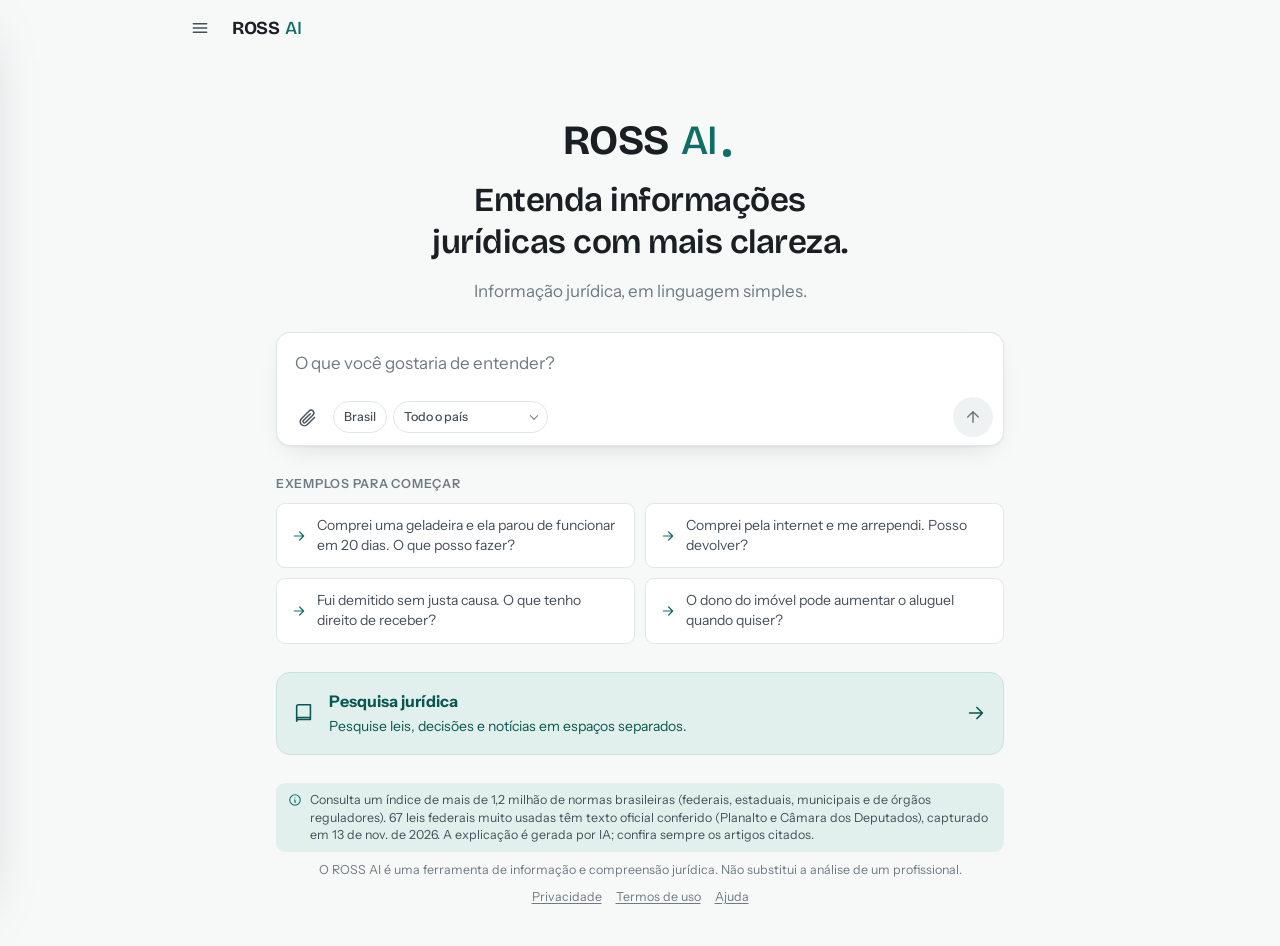
<file: index.html>
<!doctype html>
<html lang="pt-BR">
<head>
<meta charset="utf-8">
<meta name="viewport" content="width=device-width, initial-scale=1, viewport-fit=cover">
<meta name="color-scheme" content="light dark">
<meta name="theme-color" content="#F7F8F8">
<meta name="ross-version" content="89d61491319f">
<title>ROSS AI</title>
<meta name="description" content="ROSS AI: informação jurídica, em linguagem simples. Entenda leis, contratos e documentos com clareza, com as fontes à vista.">
<link rel="preconnect" href="https://fonts.googleapis.com">
<link rel="preconnect" href="https://fonts.gstatic.com" crossorigin>
<link rel="stylesheet" href="https://fonts.googleapis.com/css2?family=Bricolage+Grotesque:opsz,wght@12..96,500;12..96,600;12..96,700&family=Instrument+Sans:ital,wght@0,400;0,500;0,600;0,700;1,400&display=swap">
<link rel="stylesheet" href="styles.css?v=89d61491319f">
<style>:root{padding-top:env(safe-area-inset-top,0px);padding-bottom:env(safe-area-inset-bottom,0px)}[hidden]{display:none!important}</style>
</head>
<body>
<div id="app" class="app">
  <a class="skip" href="#main">Pular para o conteúdo</a>
  <header class="topbar" id="topbar"></header>
  <nav id="drawer" class="drawer" aria-label="Menu" aria-hidden="true"></nav>
  <div id="scrim" class="scrim" hidden></div>
  <main id="main" class="main" tabindex="-1"></main>
  <div id="modal-root"></div>
  <div id="toast-root" class="toast-root" aria-live="polite"></div>
  <input type="file" id="file-input" accept=".pdf,image/jpeg,image/png,image/webp" multiple hidden>
</div>
<noscript><p style="padding:24px;font-family:sans-serif">O ROSS AI precisa de JavaScript para funcionar.</p></noscript>
<script src="config.js?v=89d61491319f"></script>
<script src="i18n.js?v=89d61491319f"></script>
<script src="demo-data.js?v=89d61491319f"></script>
<script src="process-tracker.js?v=89d61491319f"></script>
<script src="app.js?v=89d61491319f"></script>
</body>
</html>
</file>
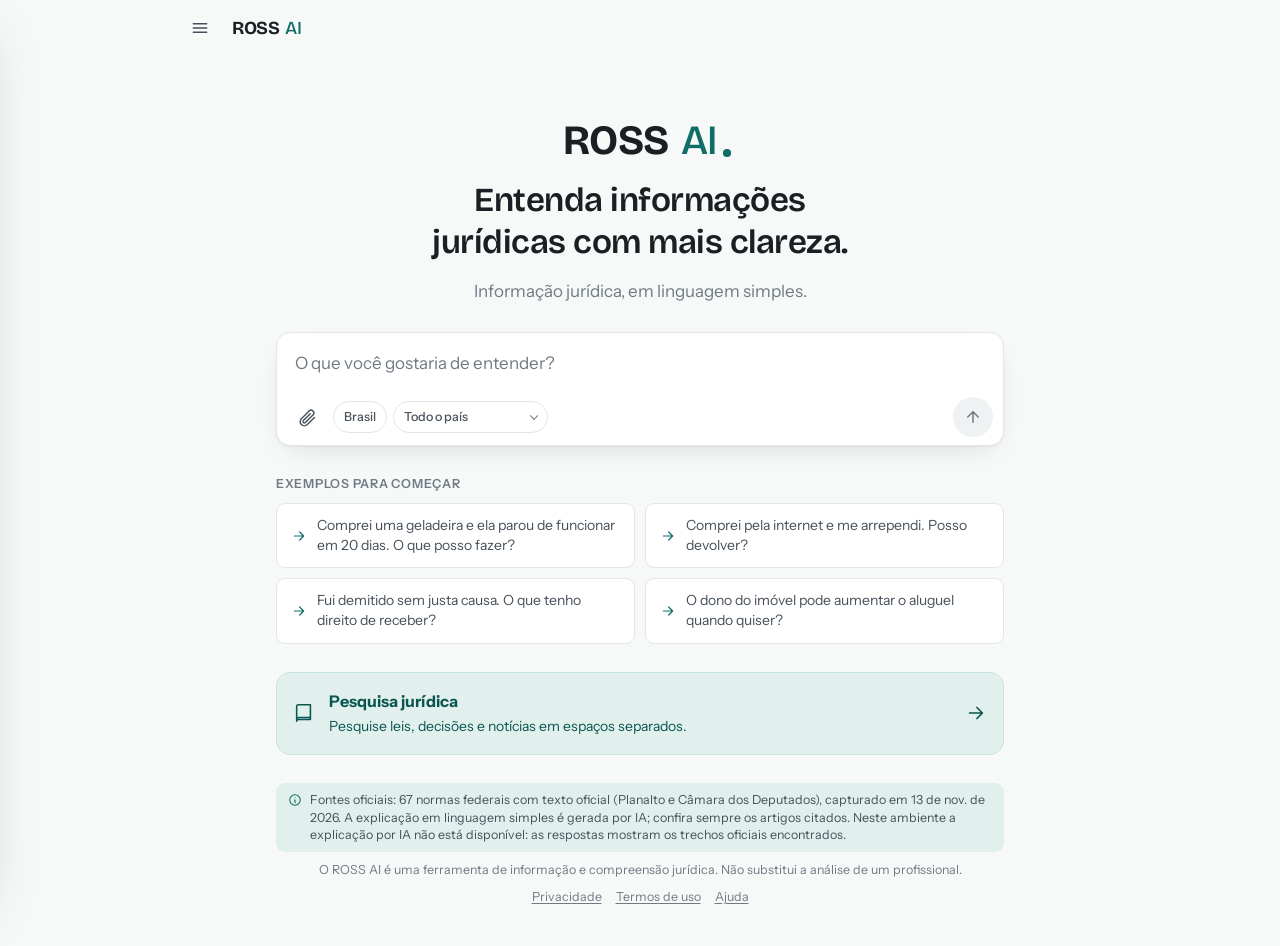
<file: preview.html>
<!doctype html><html><head><meta charset="utf-8"><meta name="viewport" content="width=device-width,initial-scale=1,viewport-fit=cover"><style>:root{color-scheme:light;padding-top:env(safe-area-inset-top,0px);padding-bottom:env(safe-area-inset-bottom,0px)}body{margin:0;font:14px system-ui}img{max-width:100%}[hidden]{display:none!important}</style></head><body>
<title>ROSS AI</title>
<meta name="claude:viewport-fit-sides" content="cover">
<meta name="description" content="ROSS AI: informação jurídica, em linguagem simples. Entenda leis, contratos e documentos com clareza, com as fontes à vista.">
<link rel="preconnect" href="https://fonts.googleapis.com">
<link rel="preconnect" href="https://fonts.gstatic.com" crossorigin>
<link rel="stylesheet" href="https://fonts.googleapis.com/css2?family=Bricolage+Grotesque:opsz,wght@12..96,500;12..96,600;12..96,700&family=Instrument+Sans:ital,wght@0,400;0,500;0,600;0,700;1,400&display=swap">
<link rel="stylesheet" href="styles.css">
<div id="app" class="app">
  <a class="skip" href="#main">Pular para o conteúdo</a>
  <header class="topbar" id="topbar"></header>
  <nav id="drawer" class="drawer" aria-label="Menu" aria-hidden="true"></nav>
  <div id="scrim" class="scrim" hidden></div>
  <main id="main" class="main" tabindex="-1"></main>
  <div id="modal-root"></div>
  <div id="toast-root" class="toast-root" aria-live="polite"></div>
  <input type="file" id="file-input" accept=".pdf,image/jpeg,image/png,image/webp" multiple hidden>
</div>
<noscript><p style="padding:24px;font-family:sans-serif">O ROSS AI precisa de JavaScript para funcionar.</p></noscript>
<script src="i18n.js"></script>
<script src="demo-data.js"></script>
<script src="app.js"></script>
</body></html>
</file>
<file: styles.css>
/* ROSS AI — estilos
   Layout: uma coluna central de leitura (máx. 760px) sobre uma superfície quieta; o composer é um cartão
   que fica no rodapé da conversa; um único drawer guarda a navegação. */

:root {
  /* Cor */
  --bg: #F7F8F8;
  --surface: #FFFFFF;
  --surface-2: #EFF2F3;
  --fg: #1A1F23;
  --fg-2: #46505A;
  --muted: #6F7A84;
  --border: #E1E6E9;
  --border-strong: #C7CFD5;
  --accent: #0F6E66;
  --accent-ink: #0A5650;
  --accent-soft: #E1F0ED;
  --accent-soft-2: #C6E4DE;
  --user-bubble: #EAEEF0;
  --ok: #1B7F4C; --ok-soft: #E2F3E9;
  --warn: #8F5400; --warn-soft: #FBF0DA;
  --danger: #B3261E; --danger-soft: #FBE7E5;
  --info: #2B5796; --info-soft: #E5EDF9;
  --shadow: 0 1px 2px rgba(20, 30, 40, .05), 0 10px 30px -14px rgba(20, 30, 40, .18);
  --shadow-lg: 0 20px 60px -20px rgba(20, 30, 40, .35);
  --scrim: rgba(20, 26, 30, .38);
  /* Tipo */
  --font-ui: 'Instrument Sans', ui-sans-serif, system-ui, -apple-system, 'Segoe UI', Roboto, Helvetica, Arial, sans-serif;
  --font-display: 'Bricolage Grotesque', 'Instrument Sans', ui-sans-serif, system-ui, sans-serif;
  --font-mono: ui-monospace, 'SF Mono', Menlo, Consolas, monospace;
  --fs-xs: .78rem; --fs-sm: .875rem; --fs-base: 1rem; --fs-md: 1.0625rem; --fs-lg: 1.25rem; --fs-xl: 1.625rem; --fs-2xl: 2.125rem;
  /* Forma */
  --radius: 14px; --radius-sm: 9px; --radius-xs: 6px;
  --col: 760px;
  --topbar-h: 56px;
}

@media (prefers-color-scheme: dark) {
  :root:not([data-theme="light"]) {
    --bg: #121517; --surface: #1A1E21; --surface-2: #22272B; --fg: #E7EAEC; --fg-2: #B6BEC5; --muted: #8A949D;
    --border: #2A3035; --border-strong: #3B434A; --accent: #5BB8AD; --accent-ink: #8FD3CA; --accent-soft: #16302D; --accent-soft-2: #1E423E;
    --user-bubble: #242A2E;
    --ok: #5CC68C; --ok-soft: #15301F; --warn: #E0A64A; --warn-soft: #352A14; --danger: #F08A82; --danger-soft: #3A1E1C; --info: #86AEEA; --info-soft: #1B2A41;
    --shadow: 0 1px 2px rgba(0, 0, 0, .3), 0 10px 30px -14px rgba(0, 0, 0, .6);
    --shadow-lg: 0 20px 60px -20px rgba(0, 0, 0, .8);
    --scrim: rgba(0, 0, 0, .55);
    color-scheme: dark;
  }
}
:root[data-theme="dark"] {
  --bg: #121517; --surface: #1A1E21; --surface-2: #22272B; --fg: #E7EAEC; --fg-2: #B6BEC5; --muted: #8A949D;
  --border: #2A3035; --border-strong: #3B434A; --accent: #5BB8AD; --accent-ink: #8FD3CA; --accent-soft: #16302D; --accent-soft-2: #1E423E;
  --user-bubble: #242A2E;
  --ok: #5CC68C; --ok-soft: #15301F; --warn: #E0A64A; --warn-soft: #352A14; --danger: #F08A82; --danger-soft: #3A1E1C; --info: #86AEEA; --info-soft: #1B2A41;
  --shadow: 0 1px 2px rgba(0, 0, 0, .3), 0 10px 30px -14px rgba(0, 0, 0, .6);
  --shadow-lg: 0 20px 60px -20px rgba(0, 0, 0, .8);
  --scrim: rgba(0, 0, 0, .55);
  color-scheme: dark;
}

/* Base */
html, body { height: 100%; }
body {
  margin: 0;
  background: var(--bg);
  color: var(--fg);
  font-family: var(--font-ui);
  font-size: var(--fs-base);
  line-height: 1.55;
  -webkit-font-smoothing: antialiased;
  text-rendering: optimizeLegibility;
}
body::before { content: ""; position: fixed; inset: 0 0 auto; height: env(safe-area-inset-top, 0px); z-index: 60; background: var(--bg); }
*, *::before, *::after { box-sizing: border-box; }
h1, h2, h3, h4 { margin: 0; font-weight: 600; line-height: 1.25; text-wrap: balance; }
p { margin: 0; }
ul, ol { margin: 0; padding-left: 1.25em; }
a { color: var(--accent); text-decoration: underline; text-underline-offset: 2px; }
button { font: inherit; color: inherit; }
img { max-width: 100%; }
.mono { font-family: var(--font-mono); font-size: .92em; }
.sr-only { position: absolute; width: 1px; height: 1px; padding: 0; margin: -1px; overflow: hidden; clip: rect(0, 0, 0, 0); white-space: nowrap; border: 0; }
:focus-visible { outline: 2px solid var(--accent); outline-offset: 2px; border-radius: var(--radius-xs); }
.skip { position: absolute; left: -999px; top: 8px; z-index: 100; background: var(--surface); padding: 8px 12px; border-radius: var(--radius-xs); }
.skip:focus { left: 12px; }

.app { min-height: 100%; display: flex; flex-direction: column; }
.main { flex: 1; display: flex; flex-direction: column; min-width: 0; }

/* Top bar */
.topbar {
  position: sticky; top: env(safe-area-inset-top, 0px); z-index: 40;
  height: var(--topbar-h);
  display: flex; align-items: center; gap: 10px;
  padding-left: max(16px, env(safe-area-inset-left, 0px));
  padding-right: max(16px, env(safe-area-inset-right, 0px));
  background: color-mix(in srgb, var(--bg) 86%, transparent);
  backdrop-filter: saturate(140%) blur(10px);
  -webkit-backdrop-filter: saturate(140%) blur(10px);
}
.topbar-inner { width: 100%; max-width: calc(var(--col) + 160px); margin: 0 auto; display: flex; align-items: center; gap: 10px; min-width: 0; }
.topbar-spacer { flex: 1; }
.brand { display: inline-flex; align-items: baseline; gap: .32em; text-decoration: none; color: var(--fg); font-family: var(--font-display); font-weight: 700; letter-spacing: -.02em; font-size: 1.15rem; line-height: 1; border-radius: var(--radius-xs); padding: 4px 2px; }
.brand .ai { font-weight: 500; color: var(--accent); }
.brand-lg { font-size: clamp(2rem, 6vw, 2.6rem); }
.brand-lg .ai { position: relative; }
.brand-lg .ai::after { content: ""; position: absolute; right: -.34em; bottom: .12em; width: .18em; height: .18em; border-radius: 50%; background: var(--accent); }

/* Botões */
.btn { display: inline-flex; align-items: center; justify-content: center; gap: 8px; min-height: 40px; padding: 8px 16px; border-radius: 999px; border: 1px solid transparent; background: var(--accent); color: #fff; font-weight: 600; font-size: var(--fs-sm); cursor: pointer; text-decoration: none; transition: background .15s, border-color .15s, transform .05s; }
.btn:hover { background: var(--accent-ink); }
.btn:active { transform: translateY(1px); }
.btn:disabled { opacity: .5; cursor: not-allowed; }
.btn-secondary { background: var(--surface); color: var(--fg); border-color: var(--border-strong); }
.btn-secondary:hover { background: var(--surface-2); }
.btn-ghost { background: transparent; color: var(--fg-2); border-color: transparent; }
.btn-ghost:hover { background: var(--surface-2); color: var(--fg); }
.btn-danger { background: var(--danger); color: #fff; }
.btn-danger:hover { background: color-mix(in srgb, var(--danger) 85%, black); }
.btn-sm { min-height: 32px; padding: 4px 12px; font-size: var(--fs-xs); }
.icon-btn { display: inline-flex; align-items: center; justify-content: center; width: 40px; height: 40px; border-radius: 999px; border: 1px solid transparent; background: transparent; color: var(--fg-2); cursor: pointer; transition: background .15s, color .15s; flex: 0 0 auto; }
.icon-btn:hover { background: var(--surface-2); color: var(--fg); }
.icon-btn svg { width: 20px; height: 20px; }
.icon-btn.is-active { color: var(--accent); background: var(--accent-soft); }

/* Chip de jurisdição */
.chip { display: inline-flex; align-items: center; gap: 6px; min-height: 32px; padding: 4px 12px; border-radius: 999px; border: 1px solid var(--border); background: var(--surface); color: var(--fg-2); font-size: var(--fs-xs); font-weight: 500; cursor: pointer; white-space: nowrap; max-width: 46vw; overflow: hidden; text-overflow: ellipsis; }
.chip:hover { border-color: var(--border-strong); color: var(--fg); }
.chip svg { width: 14px; height: 14px; flex: 0 0 auto; }

/* Drawer */
.scrim { position: fixed; inset: 0; background: var(--scrim); z-index: 45; }
.drawer { position: fixed; top: 0; bottom: 0; left: 0; width: min(320px, 86vw); background: var(--surface); z-index: 50; transform: translateX(-104%); transition: transform .22s ease; display: flex; flex-direction: column; box-shadow: var(--shadow-lg); padding-top: env(safe-area-inset-top, 0px); padding-bottom: env(safe-area-inset-bottom, 0px); padding-left: env(safe-area-inset-left, 0px); }
.drawer.is-open { transform: none; }
.drawer-head { display: flex; align-items: center; justify-content: space-between; padding: 10px 12px 10px 18px; }
.drawer-body { flex: 1; overflow-y: auto; padding: 4px 12px 12px; display: flex; flex-direction: column; gap: 4px; }
.drawer-sec { font-size: var(--fs-xs); font-weight: 600; letter-spacing: .06em; text-transform: uppercase; color: var(--muted); padding: 14px 8px 6px; }
.nav-item { display: flex; align-items: center; gap: 10px; width: 100%; text-align: left; padding: 10px 10px; border-radius: var(--radius-sm); border: 0; background: transparent; cursor: pointer; color: var(--fg); font-size: var(--fs-sm); min-width: 0; }
.nav-item:hover { background: var(--surface-2); }
.nav-item.is-current { background: var(--accent-soft); color: var(--accent-ink); }
.nav-item svg { width: 18px; height: 18px; flex: 0 0 auto; color: var(--muted); }
.nav-item.is-current svg { color: var(--accent); }
.nav-item .grow { flex: 1; min-width: 0; overflow: hidden; text-overflow: ellipsis; white-space: nowrap; }
.nav-item .nav-date { font-size: var(--fs-xs); color: var(--muted); }
.conv-row { display: flex; align-items: center; gap: 2px; }
.conv-row .nav-item { flex: 1; }
.conv-row .icon-btn { width: 34px; height: 34px; opacity: .7; }
.conv-row .icon-btn:hover { opacity: 1; color: var(--danger); }
.conv-row .icon-btn svg { width: 17px; height: 17px; }
.drawer-foot { padding: 12px 18px; font-size: var(--fs-xs); color: var(--muted); border-top: 1px solid var(--border); }
.empty-note { padding: 6px 10px; color: var(--muted); font-size: var(--fs-sm); }
.inline-confirm { margin: 6px 8px; padding: 10px 12px; border-radius: var(--radius-sm); background: var(--danger-soft); color: var(--fg); font-size: var(--fs-sm); display: flex; flex-direction: column; gap: 8px; }
.inline-confirm .row { display: flex; gap: 8px; flex-wrap: wrap; }

/* Container */
.container { width: 100%; max-width: var(--col); margin: 0 auto; padding-left: max(16px, env(safe-area-inset-left, 0px)); padding-right: max(16px, env(safe-area-inset-right, 0px)); min-width: 0; }

/* Tela inicial */
.home { flex: 1; display: flex; flex-direction: column; justify-content: center; padding-block: 24px 40px; }
.home .container { display: flex; flex-direction: column; gap: 28px; }
.hero { display: flex; flex-direction: column; align-items: center; text-align: center; gap: 14px; padding-top: 4vh; }
.hero h1 { font-family: var(--font-display); font-size: clamp(1.5rem, 2.2vw + 1rem, 2.1rem); font-weight: 600; letter-spacing: -.015em; max-width: 22ch; color: var(--fg); }
.hero .tagline { color: var(--muted); font-size: var(--fs-md); }
.examples { display: grid; grid-template-columns: repeat(2, minmax(0, 1fr)); gap: 10px; }
.examples-label { font-size: var(--fs-xs); color: var(--muted); font-weight: 600; letter-spacing: .06em; text-transform: uppercase; margin-bottom: 10px; }
.example { text-align: left; padding: 12px 14px; border-radius: var(--radius-sm); border: 1px solid var(--border); background: var(--surface); color: var(--fg-2); cursor: pointer; font-size: var(--fs-sm); line-height: 1.4; display: flex; align-items: center; gap: 10px; transition: border-color .15s, background .15s; min-width: 0; }
.example:hover { border-color: var(--accent-soft-2); background: var(--accent-soft); color: var(--fg); }
.example svg { width: 16px; height: 16px; flex: 0 0 auto; color: var(--accent); }
.home-foot { display: flex; flex-direction: column; gap: 8px; align-items: center; text-align: center; color: var(--muted); font-size: var(--fs-xs); }
.home-foot .links { display: flex; gap: 14px; }
.home-foot a { color: var(--muted); }
.demo-notice { display: inline-flex; align-items: flex-start; gap: 8px; padding: 8px 12px; border-radius: var(--radius-sm); background: var(--warn-soft); color: var(--fg-2); font-size: var(--fs-xs); text-align: left; line-height: 1.4; }
.demo-notice svg { width: 14px; height: 14px; flex: 0 0 auto; color: var(--warn); margin-top: 2px; }
@media (max-width: 560px) {
  .examples { grid-template-columns: 1fr; }
  .hero { padding-top: 0; }
}

/* Composer */
.composer { background: var(--surface); border: 1px solid var(--border); border-radius: var(--radius); box-shadow: var(--shadow); padding: 10px 10px 8px; display: flex; flex-direction: column; gap: 6px; transition: border-color .15s, box-shadow .15s; }
.composer:focus-within { border-color: var(--accent-soft-2); box-shadow: 0 0 0 4px var(--accent-soft), var(--shadow); }
.composer textarea { width: 100%; border: 0; background: transparent; resize: none; font: inherit; font-size: var(--fs-md); line-height: 1.5; color: var(--fg); padding: 8px 8px 4px; min-height: 48px; max-height: 40vh; outline: none; }
.composer textarea::placeholder { color: var(--muted); }
.composer-bar { display: flex; align-items: center; gap: 8px; flex-wrap: wrap; }
.composer-left { display: flex; align-items: center; gap: 6px; flex: 1; flex-wrap: wrap; min-width: 0; }
.composer-right { display: flex; align-items: center; gap: 8px; margin-left: auto; }
.send-btn { width: 40px; height: 40px; border-radius: 999px; border: 0; background: var(--accent); color: #fff; display: inline-flex; align-items: center; justify-content: center; cursor: pointer; flex: 0 0 auto; transition: background .15s, opacity .15s; }
.send-btn:hover { background: var(--accent-ink); }
.send-btn:disabled { background: var(--surface-2); color: var(--muted); cursor: not-allowed; }
.send-btn svg { width: 18px; height: 18px; }
.select-wrap { position: relative; display: inline-flex; align-items: center; }
.select-wrap select { appearance: none; -webkit-appearance: none; min-height: 32px; padding: 4px 26px 4px 10px; border-radius: 999px; border: 1px solid var(--border); background: var(--surface); color: var(--fg-2); font: inherit; font-size: var(--fs-xs); font-weight: 500; cursor: pointer; max-width: 46vw; }
.select-wrap select:hover { border-color: var(--border-strong); color: var(--fg); }
.select-wrap::after { content: ""; position: absolute; right: 11px; top: 50%; width: 6px; height: 6px; border-right: 1.5px solid var(--muted); border-bottom: 1.5px solid var(--muted); transform: translateY(-70%) rotate(45deg); pointer-events: none; }
.country-fixed::after { display: none; }
.country-fixed select { padding-right: 10px; opacity: 1; cursor: default; }
.attach-list { display: flex; flex-wrap: wrap; gap: 6px; padding: 2px 6px 0; }
.attach-list:empty { display: none; }
.file-chip { display: inline-flex; align-items: center; gap: 6px; max-width: 100%; padding: 4px 6px 4px 10px; border-radius: 999px; background: var(--accent-soft); color: var(--accent-ink); font-size: var(--fs-xs); font-weight: 500; }
.file-chip .name { overflow: hidden; text-overflow: ellipsis; white-space: nowrap; max-width: 48vw; }
.file-chip .size { color: var(--muted); font-weight: 400; }
.file-chip button { width: 22px; height: 22px; border-radius: 999px; border: 0; background: transparent; color: inherit; cursor: pointer; display: inline-flex; align-items: center; justify-content: center; }
.file-chip button:hover { background: var(--accent-soft-2); }
.file-chip svg { width: 13px; height: 13px; }
.composer-hint { font-size: var(--fs-xs); color: var(--muted); text-align: center; padding: 8px 4px 0; }

/* Conversa */
.chat { flex: 1; display: flex; flex-direction: column; min-height: calc(100dvh - var(--topbar-h) - env(safe-area-inset-top, 0px)); }
.chat-scroll { flex: 1; }
.messages { display: flex; flex-direction: column; gap: 22px; padding-block: 16px 24px; }
.msg { display: flex; flex-direction: column; gap: 6px; min-width: 0; }
.msg-user { align-items: flex-end; }
.msg-user .bubble { max-width: min(85%, 60ch); background: var(--user-bubble); color: var(--fg); padding: 10px 14px; border-radius: 18px 18px 4px 18px; white-space: pre-wrap; overflow-wrap: anywhere; font-size: var(--fs-base); }
.msg-user .files { display: flex; flex-wrap: wrap; gap: 6px; justify-content: flex-end; }
.msg-user .file-chip { background: var(--surface-2); color: var(--fg-2); }
.msg-assistant { align-items: stretch; }
.msg-head { display: flex; align-items: center; gap: 8px; flex-wrap: wrap; }
.msg-author { font-family: var(--font-display); font-weight: 700; letter-spacing: -.01em; font-size: var(--fs-sm); }
.msg-author .ai { font-weight: 500; color: var(--accent); }
.msg-time { font-size: var(--fs-xs); color: var(--muted); }
.answer { display: flex; flex-direction: column; gap: 18px; min-width: 0; }
.answer p, .answer li { overflow-wrap: anywhere; }
.ans-sec { display: flex; flex-direction: column; gap: 8px; }
.ans-sec h3 { font-size: var(--fs-xs); font-weight: 600; letter-spacing: .06em; text-transform: uppercase; color: var(--muted); }
.ans-sec p, .ans-sec li { font-size: var(--fs-base); line-height: 1.6; color: var(--fg); }
.ans-sec ul, .ans-sec ol { display: flex; flex-direction: column; gap: 6px; padding-left: 1.3em; }
.ans-sec ul li::marker { color: var(--accent); }
.summary p { font-size: var(--fs-md); }
.say-list { list-style: none; padding: 0; gap: 10px; }
.say-list li { padding: 10px 12px; border-left: 3px solid var(--accent-soft-2); background: var(--surface); border-radius: 0 var(--radius-sm) var(--radius-sm) 0; }
.say-list strong { display: block; font-weight: 600; margin-bottom: 2px; }
.ref { display: inline-flex; align-items: center; justify-content: center; min-width: 18px; height: 18px; padding: 0 5px; margin-left: 4px; border-radius: 999px; background: var(--accent-soft); color: var(--accent-ink); font-size: 11px; font-weight: 700; text-decoration: none; vertical-align: 2px; }
.opt-grid { display: grid; grid-template-columns: repeat(2, minmax(0, 1fr)); gap: 8px; list-style: none; padding: 0; }
.opt-grid li { padding: 10px 12px; border: 1px solid var(--border); border-radius: var(--radius-sm); background: var(--surface); }
.opt-grid strong { display: block; margin-bottom: 2px; }
.opt-grid li, .opt-grid p { font-size: var(--fs-sm); }
@media (max-width: 560px) { .opt-grid { grid-template-columns: 1fr; } }
.check-list { list-style: none; padding: 0; }
.check-list li { display: flex; gap: 10px; align-items: flex-start; }
.check-list li::before { content: ""; flex: 0 0 auto; width: 16px; height: 16px; margin-top: 4px; border-radius: 4px; border: 1.5px solid var(--border-strong); background: var(--surface); }
.quick { display: flex; flex-wrap: wrap; gap: 8px; }
.quick .btn { min-height: 36px; }

/* Selos */
.badge { display: inline-flex; align-items: center; gap: 5px; min-height: 22px; padding: 1px 9px; border-radius: 999px; font-size: 11px; font-weight: 600; letter-spacing: .02em; white-space: nowrap; border: 1px solid transparent; }
.badge-demo { background: var(--warn-soft); color: var(--warn); }
.badge-ai { background: var(--info-soft); color: var(--info); }
.badge-vigente { background: var(--ok-soft); color: var(--ok); }
.badge-historico { background: var(--surface-2); color: var(--fg-2); }
.badge-projeto { background: var(--info-soft); color: var(--info); }
.badge-nao_confirmada, .badge-unverified { background: var(--warn-soft); color: var(--warn); }
.badge-pagina { background: var(--accent-soft); color: var(--accent-ink); }
.badge-fict { background: transparent; color: var(--muted); border-color: var(--border); font-weight: 500; }

/* Fontes */
.sources-disclosure > summary { display: flex; align-items: center; justify-content: space-between; gap: 12px; list-style: none; cursor: pointer; font-size: var(--fs-xs); font-weight: 600; letter-spacing: .06em; text-transform: uppercase; color: var(--muted); }
.sources-disclosure > summary::-webkit-details-marker { display: none; }
.sources-chevron { width: 18px; height: 18px; flex: 0 0 auto; transition: transform .18s ease; }
.sources-disclosure[open] > summary .sources-chevron { transform: rotate(180deg); }
.sources-disclosure[open] > .src-list { margin-top: 10px; }
.src-list { list-style: none; padding: 0; display: flex; flex-direction: column; gap: 8px; counter-reset: src; }
.src-card { position: relative; display: grid; grid-template-columns: 26px minmax(0, 1fr); gap: 4px 10px; padding: 12px 12px 12px 10px; border: 1px solid var(--border); border-radius: var(--radius-sm); background: var(--surface); }
.src-card::before { counter-increment: src; content: counter(src); grid-row: 1 / span 3; width: 22px; height: 22px; border-radius: 999px; background: var(--accent-soft); color: var(--accent-ink); font-size: 11px; font-weight: 700; display: inline-flex; align-items: center; justify-content: center; margin-top: 1px; }
.src-name { font-weight: 600; font-size: var(--fs-sm); display: flex; flex-wrap: wrap; gap: 6px 8px; align-items: center; }
.src-meta { display: flex; flex-wrap: wrap; gap: 4px 14px; font-size: var(--fs-xs); color: var(--muted); }
.src-meta b { font-weight: 600; color: var(--fg-2); }
.src-link { font-size: var(--fs-xs); color: var(--muted); display: flex; flex-wrap: wrap; align-items: center; gap: 6px; }
.src-link .mono { color: var(--fg-2); overflow-wrap: anywhere; }
.src-link a { color: var(--accent); }

/* Documento */
.doc-block { border: 1px solid var(--border); border-radius: var(--radius); background: var(--surface); overflow: hidden; }
.doc-head { display: flex; align-items: center; gap: 10px; padding: 10px 14px; background: var(--surface-2); font-size: var(--fs-sm); font-weight: 600; }
.doc-head svg { width: 18px; height: 18px; color: var(--accent); flex: 0 0 auto; }
.doc-head .name { overflow: hidden; text-overflow: ellipsis; white-space: nowrap; min-width: 0; }
.doc-body { padding: 12px 14px; display: flex; flex-direction: column; gap: 12px; }
.doc-notes { font-size: var(--fs-sm); color: var(--fg-2); display: flex; flex-direction: column; gap: 4px; list-style: none; padding: 0; }
.excerpt { display: flex; flex-direction: column; gap: 10px; padding: 12px; border-radius: var(--radius-sm); border: 1px solid var(--border); }
.excerpt-ref { font-size: var(--fs-xs); font-weight: 600; letter-spacing: .04em; text-transform: uppercase; color: var(--accent-ink); }
.excerpt blockquote { margin: 0; padding: 8px 12px; border-left: 3px solid var(--border-strong); color: var(--fg-2); font-style: italic; font-size: var(--fs-sm); background: var(--surface-2); border-radius: 0 var(--radius-xs) var(--radius-xs) 0; }
.two-col { display: grid; grid-template-columns: repeat(2, minmax(0, 1fr)); gap: 10px; }
.two-col > div { display: flex; flex-direction: column; gap: 4px; font-size: var(--fs-sm); min-width: 0; }
.two-col h4 { font-size: var(--fs-xs); font-weight: 600; letter-spacing: .05em; text-transform: uppercase; color: var(--muted); }
.two-col .law h4 { color: var(--accent-ink); }
@media (max-width: 560px) { .two-col { grid-template-columns: 1fr; } }

/* Avisos */
.callout { display: flex; gap: 10px; padding: 10px 12px; border-radius: var(--radius-sm); font-size: var(--fs-sm); line-height: 1.5; color: var(--fg); }
.callout svg { width: 16px; height: 16px; flex: 0 0 auto; margin-top: 3px; }
.callout-warn { background: var(--warn-soft); } .callout-warn svg { color: var(--warn); }
.callout-info { background: var(--info-soft); } .callout-info svg { color: var(--info); }
.callout-danger { background: var(--danger-soft); } .callout-danger svg { color: var(--danger); }
.callout-neutral { background: var(--surface-2); } .callout-neutral svg { color: var(--muted); }
.callout ul { margin-top: 4px; display: flex; flex-direction: column; gap: 3px; }
.callout b { font-weight: 600; }
.mode-banner { font-size: var(--fs-xs); color: var(--fg-2); display: flex; gap: 8px; align-items: flex-start; padding: 8px 10px; border-radius: var(--radius-sm); background: var(--surface-2); }
.mode-banner svg { width: 14px; height: 14px; flex: 0 0 auto; margin-top: 2px; color: var(--muted); }

/* Ações da mensagem */
.msg-actions { display: flex; align-items: center; gap: 2px; flex-wrap: wrap; margin-top: 2px; }
.msg-actions .icon-btn { width: 34px; height: 34px; }
.msg-actions .icon-btn svg { width: 17px; height: 17px; }
.msg-actions .thanks { font-size: var(--fs-xs); color: var(--muted); margin-left: 6px; }
.divider-note { align-self: center; font-size: var(--fs-xs); color: var(--muted); padding: 2px 10px; border-radius: 999px; background: var(--surface-2); }

/* Carregando */
.steps { list-style: none; padding: 0; display: flex; flex-direction: column; gap: 8px; }
.steps li { display: flex; align-items: center; gap: 10px; font-size: var(--fs-sm); color: var(--muted); transition: color .2s; }
.steps li .dot { width: 16px; height: 16px; border-radius: 999px; border: 2px solid var(--border-strong); flex: 0 0 auto; display: inline-flex; align-items: center; justify-content: center; }
.steps li.is-active { color: var(--fg); }
.steps li.is-active .dot { border-color: var(--accent); border-top-color: transparent; animation: spin .8s linear infinite; }
.steps li.is-done { color: var(--fg-2); }
.steps li.is-done .dot { border-color: var(--accent); background: var(--accent); }
.steps li.is-done .dot::after { content: ""; width: 4px; height: 7px; border-right: 2px solid #fff; border-bottom: 2px solid #fff; transform: rotate(45deg) translate(-1px, -1px); }
@keyframes spin { to { transform: rotate(360deg); } }
.skeleton { display: flex; flex-direction: column; gap: 8px; margin-top: 6px; }
.skeleton span { display: block; height: 12px; border-radius: 6px; background: linear-gradient(90deg, var(--surface-2) 25%, var(--border) 50%, var(--surface-2) 75%); background-size: 200% 100%; animation: shimmer 1.4s infinite; }
.skeleton span:nth-child(1) { width: 92%; } .skeleton span:nth-child(2) { width: 78%; } .skeleton span:nth-child(3) { width: 60%; }
@keyframes shimmer { to { background-position: -200% 0; } }
/* Resumo sendo escrito: um cursor discreto indica que o texto ainda está chegando. */
.partial-summary { margin-top: 6px; }
.partial-summary p::after { content: ""; display: inline-block; width: 2px; height: 1em; margin-left: 3px; vertical-align: -0.15em; background: var(--accent); animation: caret 1s steps(2, start) infinite; }
@keyframes caret { to { visibility: hidden; } }
/* Carta de reclamação */
.letter-cta { display: flex; flex-direction: column; align-items: flex-start; gap: 6px; padding: 12px 14px; border: 1px dashed var(--border-strong); border-radius: var(--radius-sm); }
.letter-cta .btn svg { width: 16px; height: 16px; }
.letter-cta p { font-size: var(--fs-xs); }
.letter { padding: 14px; border: 1px solid var(--border); border-radius: var(--radius-sm); background: var(--surface); }
.letter-meta { display: grid; grid-template-columns: auto 1fr; gap: 2px 10px; font-size: var(--fs-sm); }
.letter-meta dt { color: var(--muted); font-weight: 600; }
.letter-meta dd { margin: 0; color: var(--fg); overflow-wrap: anywhere; }
.letter-fill-title { font-size: var(--fs-sm); font-weight: 600; color: var(--fg); }
.ans-sec .letter-chips { display: flex; flex-direction: row; flex-wrap: wrap; gap: 6px; padding: 0; list-style: none; }
.ans-sec .letter-chips li { padding: 2px 10px; border-radius: 999px; background: var(--accent-soft); color: var(--accent-ink); font-size: var(--fs-xs); font-weight: 600; line-height: 1.6; }
.letter-label { font-size: var(--fs-sm); font-weight: 600; color: var(--fg); margin-top: 4px; }
.letter-text { width: 100%; box-sizing: border-box; padding: 10px 12px; border: 1px solid var(--border-strong); border-radius: var(--radius-xs); background: var(--bg); color: var(--fg); font: inherit; font-size: var(--fs-sm); line-height: 1.55; resize: vertical; }
.letter-text:focus-visible { outline: 2px solid var(--accent); outline-offset: 1px; }
.letter-actions { display: flex; flex-wrap: wrap; gap: 8px; }
.letter-actions .btn svg { width: 15px; height: 15px; }
.letter-basis { font-size: var(--fs-xs); }
/* Sobre esta resposta: origem dos textos e observações técnicas, recolhidas numa linha discreta */
.about-answer { border-top: 1px solid var(--border); padding-top: 8px; }
.about-answer summary { display: inline-flex; align-items: center; gap: 6px; cursor: pointer; font-size: var(--fs-xs); color: var(--muted); list-style: none; }
.about-answer summary::-webkit-details-marker { display: none; }
.about-answer summary svg { width: 14px; height: 14px; flex: 0 0 auto; }
.about-answer summary:hover { color: var(--fg-2); }
.about-answer ul { margin: 8px 0 0; padding-left: 1.2em; display: flex; flex-direction: column; gap: 4px; }
.about-answer li { font-size: var(--fs-xs); line-height: 1.5; color: var(--fg-2); }

/* Erro */
.error-card { display: flex; flex-direction: column; gap: 10px; padding: 14px; border-radius: var(--radius-sm); background: var(--danger-soft); border: 1px solid color-mix(in srgb, var(--danger) 25%, transparent); }
.error-card h4 { font-size: var(--fs-sm); color: var(--danger); }
.error-card p { font-size: var(--fs-sm); }
.error-card .row { display: flex; gap: 8px; flex-wrap: wrap; }

/* Composer fixo da conversa */
.chat-composer { position: sticky; bottom: 0; z-index: 30; background: linear-gradient(to top, var(--bg) 70%, transparent); padding-top: 12px; padding-bottom: max(10px, env(safe-area-inset-bottom, 0px)); }
.jur-panel { position: fixed; top: calc(var(--topbar-h) + env(safe-area-inset-top, 0px) + 6px); left: 50%; transform: translateX(-50%); z-index: 39; width: min(var(--col), calc(100% - 32px)); display: flex; flex-wrap: wrap; align-items: center; gap: 8px; padding: 10px 12px; border: 1px solid var(--border); border-radius: var(--radius-sm); background: var(--surface); box-shadow: var(--shadow-lg); font-size: var(--fs-sm); }
.jur-panel .label { color: var(--muted); font-size: var(--fs-xs); font-weight: 600; letter-spacing: .05em; text-transform: uppercase; margin-right: 4px; }

/* Páginas estáticas */
.page { padding-block: 16px 56px; }
.page .container { display: flex; flex-direction: column; gap: 20px; }
.page-head { display: flex; flex-direction: column; gap: 6px; }
.page-head h1 { font-family: var(--font-display); font-size: var(--fs-xl); letter-spacing: -.01em; }
.page-head .updated { color: var(--muted); font-size: var(--fs-sm); }
.prose { display: flex; flex-direction: column; gap: 10px; max-width: 68ch; }
.prose h2 { font-size: var(--fs-md); font-weight: 600; margin-top: 14px; }
.prose p, .prose li { font-size: var(--fs-base); line-height: 1.6; color: var(--fg); }
.prose ul, .prose ol { display: flex; flex-direction: column; gap: 6px; }
.prose li::marker { color: var(--accent); }
.scenario-grid { display: flex; flex-wrap: wrap; gap: 8px; margin: 6px 0; }
.back-link { display: inline-flex; align-items: center; gap: 6px; color: var(--muted); font-size: var(--fs-sm); text-decoration: none; border: 0; background: transparent; padding: 4px 0; cursor: pointer; }
.back-link:hover { color: var(--fg); }
.back-link svg { width: 16px; height: 16px; }

/* Acompanhamento processual */
.process-form, .process-card, .process-saved { display: flex; flex-direction: column; gap: 12px; }
.process-form label { font-weight: 600; }
.process-query { display: flex; gap: 8px; }
.process-query input { flex: 1; min-width: 0; padding: 12px; border: 1px solid var(--border); border-radius: var(--radius-sm); background: var(--surface); color: var(--fg); font: inherit; }
.process-cpf { padding: 16px; border: 1px solid var(--border); border-radius: var(--radius); background: var(--surface); }
.process-cpf > summary { cursor: pointer; font-weight: 600; color: var(--accent-ink); }
.process-cpf-content { display: flex; flex-direction: column; gap: 12px; padding-top: 12px; }
.process-cpf-content ol { display: flex; flex-direction: column; gap: 8px; padding-left: 24px; }
.process-cpf-content .row { display: flex; flex-wrap: wrap; gap: 8px; }
.process-card { padding: 20px; border: 1px solid var(--border); border-radius: var(--radius); background: var(--surface); }
.process-card header, .process-card .row { display: flex; align-items: center; gap: 10px; flex-wrap: wrap; }
.process-card h2, .process-saved h2 { font-size: var(--fs-md); overflow-wrap: anywhere; }
.process-meta { display: grid; grid-template-columns: repeat(2, minmax(0, 1fr)); gap: 12px; }
.process-meta dt { color: var(--muted); font-size: var(--fs-xs); }
.process-meta dd { margin: 2px 0 0; overflow-wrap: anywhere; }
.process-history { display: flex; flex-direction: column; gap: 12px; margin-top: 12px; }
.process-history ol { list-style: none; padding: 0; display: flex; flex-direction: column; gap: 12px; }
.process-history li { border-left: 2px solid var(--accent-soft-2); padding: 0 0 8px 12px; }
.process-history time { color: var(--muted); font-size: var(--fs-sm); }
.process-history p { white-space: pre-wrap; overflow-wrap: anywhere; margin: 6px 0; }
.process-saved ul { list-style: none; padding: 0; display: flex; flex-direction: column; gap: 8px; }
.process-saved li { display: flex; align-items: center; gap: 8px; }
.process-saved li .btn { min-width: 0; text-align: left; overflow-wrap: anywhere; }
@media (max-width: 560px) { .process-query { flex-direction: column; } .process-meta { grid-template-columns: 1fr; } .process-card { padding: 14px; } }

/* Configurações */
.settings-list { display: flex; flex-direction: column; gap: 12px; }
.setting { display: grid; grid-template-columns: minmax(0, 1fr) auto; gap: 4px 20px; align-items: center; padding: 14px 16px; border: 1px solid var(--border); border-radius: var(--radius-sm); background: var(--surface); }
.setting .title { font-weight: 600; font-size: var(--fs-base); }
.setting .desc { grid-column: 1; color: var(--muted); font-size: var(--fs-sm); max-width: 60ch; }
.setting .control { grid-column: 2; grid-row: 1 / span 2; display: flex; align-items: center; gap: 8px; flex-wrap: wrap; justify-content: flex-end; }
.setting.stack { grid-template-columns: 1fr; }
.setting.stack .control { grid-column: 1; grid-row: auto; justify-content: flex-start; margin-top: 8px; }
.setting.stack .desc { grid-column: 1; }
@media (max-width: 560px) {
  .setting { grid-template-columns: 1fr; }
  .setting .control { grid-column: 1; grid-row: auto; justify-content: flex-start; margin-top: 8px; }
}
.switch { position: relative; width: 46px; height: 26px; border-radius: 999px; border: 0; background: var(--border-strong); cursor: pointer; transition: background .15s; flex: 0 0 auto; padding: 0; }
.switch::after { content: ""; position: absolute; top: 3px; left: 3px; width: 20px; height: 20px; border-radius: 999px; background: #fff; transition: transform .15s; box-shadow: 0 1px 2px rgba(0, 0, 0, .25); }
.switch[aria-checked="true"] { background: var(--accent); }
.switch[aria-checked="true"]::after { transform: translateX(20px); }
.switch:disabled { opacity: .45; cursor: not-allowed; }
.switch-label { font-size: var(--fs-sm); color: var(--fg-2); min-width: 64px; }
.seg { display: inline-flex; border: 1px solid var(--border); border-radius: 999px; padding: 2px; background: var(--surface-2); }
.seg button { border: 0; background: transparent; padding: 5px 12px; border-radius: 999px; font-size: var(--fs-xs); font-weight: 600; color: var(--fg-2); cursor: pointer; }
.seg button[aria-pressed="true"] { background: var(--surface); color: var(--fg); box-shadow: var(--shadow); }

/* Base de fontes */
.registry { display: flex; flex-direction: column; gap: 14px; }
.reg-card { border: 1px solid var(--border); border-radius: var(--radius); background: var(--surface); padding: 14px 16px; display: flex; flex-direction: column; gap: 10px; }
.reg-card h3 { font-size: var(--fs-base); font-weight: 600; display: flex; flex-wrap: wrap; gap: 6px 10px; align-items: center; }
.reg-grid { display: grid; grid-template-columns: repeat(auto-fit, minmax(180px, 1fr)); gap: 8px 16px; font-size: var(--fs-sm); }
.reg-grid div { display: flex; flex-direction: column; gap: 1px; min-width: 0; }
.reg-grid dt { font-size: var(--fs-xs); color: var(--muted); font-weight: 600; letter-spacing: .04em; text-transform: uppercase; }
.reg-grid dd { margin: 0; color: var(--fg); overflow-wrap: anywhere; }
.reg-card details { border-top: 1px solid var(--border); padding-top: 8px; }
.reg-card summary { cursor: pointer; font-size: var(--fs-sm); font-weight: 600; color: var(--fg-2); }
.ver-list { list-style: none; padding: 6px 0 0; display: flex; flex-direction: column; gap: 6px; font-size: var(--fs-sm); }
.ver-list li { display: flex; gap: 10px; align-items: baseline; flex-wrap: wrap; }
.ver-list .vid { font-family: var(--font-mono); font-size: var(--fs-xs); padding: 1px 7px; border-radius: 999px; background: var(--surface-2); color: var(--fg-2); }
.ver-list .vid.is-current { background: var(--accent-soft); color: var(--accent-ink); }
.ver-list .vdate { color: var(--muted); font-size: var(--fs-xs); }
.change-box { border: 1px solid color-mix(in srgb, var(--warn) 35%, transparent); background: var(--warn-soft); border-radius: var(--radius-sm); padding: 12px; display: flex; flex-direction: column; gap: 10px; font-size: var(--fs-sm); }
.change-box .diff { display: grid; grid-template-columns: repeat(2, minmax(0, 1fr)); gap: 8px; }
.change-box .diff > div { background: var(--surface); border-radius: var(--radius-xs); padding: 8px 10px; display: flex; flex-direction: column; gap: 3px; min-width: 0; }
.change-box .diff h4 { font-size: var(--fs-xs); color: var(--muted); font-weight: 600; letter-spacing: .04em; text-transform: uppercase; }
.change-box .diff p { overflow-wrap: anywhere; }
.change-box .row { display: flex; gap: 8px; flex-wrap: wrap; }
@media (max-width: 560px) { .change-box .diff { grid-template-columns: 1fr; } }
.queue-head { display: flex; align-items: center; gap: 8px; font-weight: 600; font-size: var(--fs-md); }
.count-pill { display: inline-flex; align-items: center; justify-content: center; min-width: 22px; height: 22px; padding: 0 7px; border-radius: 999px; background: var(--warn-soft); color: var(--warn); font-size: 11px; font-weight: 700; }
.how-list { display: flex; flex-direction: column; gap: 8px; padding-left: 1.3em; }
.how-list li { font-size: var(--fs-sm); color: var(--fg-2); }
.how-list li::marker { color: var(--accent); font-weight: 600; }

/* Modal */
.modal-scrim { position: fixed; inset: 0; z-index: 70; background: var(--scrim); display: flex; align-items: flex-end; justify-content: center; padding: 16px; padding-bottom: max(16px, env(safe-area-inset-bottom, 0px)); }
@media (min-width: 560px) { .modal-scrim { align-items: center; } }
.modal { width: 100%; max-width: 480px; background: var(--surface); border-radius: var(--radius); box-shadow: var(--shadow-lg); padding: 20px; display: flex; flex-direction: column; gap: 14px; max-height: 90dvh; overflow: auto; }
.modal h2 { font-size: var(--fs-lg); font-family: var(--font-display); letter-spacing: -.01em; }
.modal p { font-size: var(--fs-sm); color: var(--fg-2); line-height: 1.55; }
.modal .files { display: flex; flex-wrap: wrap; gap: 6px; }
.modal .row { display: flex; gap: 8px; justify-content: flex-end; flex-wrap: wrap; margin-top: 4px; }

/* Toast */
.toast-root { position: fixed; left: 0; right: 0; bottom: max(16px, env(safe-area-inset-bottom, 0px)); z-index: 80; display: flex; flex-direction: column; align-items: center; gap: 8px; pointer-events: none; padding-left: max(16px, env(safe-area-inset-left, 0px)); padding-right: max(16px, env(safe-area-inset-right, 0px)); }
.toast { pointer-events: auto; background: var(--fg); color: var(--bg); padding: 10px 16px; border-radius: 999px; font-size: var(--fs-sm); font-weight: 500; box-shadow: var(--shadow-lg); animation: toast-in .2s ease; max-width: 100%; text-align: center; }
@keyframes toast-in { from { opacity: 0; transform: translateY(8px); } }

@media (prefers-reduced-motion: reduce) {
  *, *::before, *::after { animation-duration: .01ms !important; animation-iteration-count: 1 !important; transition-duration: .01ms !important; }
}

/* Fontes oficiais */
.badge-oficial { background: var(--accent-soft); color: var(--accent-ink); }
.badge-revogado { background: var(--danger-soft); color: var(--danger); }
.badge-vetado { background: var(--surface-2); color: var(--fg-2); }
.src-card > * { grid-column: 2; min-width: 0; }
.src-excerpt { border-top: 1px dashed var(--border); padding-top: 6px; margin-top: 2px; }
.src-excerpt summary { cursor: pointer; font-size: var(--fs-xs); font-weight: 600; color: var(--accent-ink); }
.src-excerpt p { margin-top: 6px; font-size: var(--fs-sm); color: var(--fg-2); line-height: 1.55; white-space: normal; }
.demo-notice.is-oficial { background: var(--accent-soft); }
.demo-notice.is-oficial svg { color: var(--accent); }
.demo-registry { border: 1px solid var(--border); border-radius: var(--radius); background: var(--surface); padding: 12px 16px; }
.demo-registry summary { cursor: pointer; font-weight: 600; font-size: var(--fs-base); }
.demo-registry .registry { margin-top: 12px; }
.seg button:disabled { opacity: .45; cursor: not-allowed; }
.muted { color: var(--muted); }
.reg-card .muted { font-size: var(--fs-sm); }

/* Filtro da base de fontes */
.reg-filter { display: block; margin-top: 10px; }
.reg-filter input { width: 100%; min-height: 40px; padding: 8px 14px; border-radius: 999px; border: 1px solid var(--border); background: var(--bg); color: var(--fg); font: inherit; font-size: var(--fs-sm); }
.reg-filter input:focus { outline: none; border-color: var(--accent); box-shadow: 0 0 0 3px var(--accent-soft); }
#reg-count { margin-top: 6px; }

/* Legislation search */
.corpus-entry { display: flex; align-items: center; gap: 14px; padding: 16px; border: 1px solid var(--accent-soft-2); border-radius: var(--radius); background: var(--accent-soft); text-decoration: none; color: var(--accent-ink); }
.corpus-entry > svg { width: 22px; height: 22px; flex-shrink: 0; }
.corpus-entry > span { display: grid; gap: 3px; flex: 1; }
.corpus-entry > span > span { font-size: var(--fs-sm); }
.corpus-coverage { margin: 20px 0; padding: 16px; background: var(--accent-soft); border-radius: var(--radius); }
.corpus-coverage p { color: var(--fg-2); font-size: var(--fs-sm); margin-top: 5px; }
.corpus-form { display: grid; gap: 10px; margin-block: 24px; }
.corpus-form label { font-size: var(--fs-sm); font-weight: 600; }
.corpus-form input, .corpus-form select { min-height: 44px; width: 100%; padding: 10px 12px; border: 1px solid var(--border-strong); border-radius: var(--radius-sm); background: var(--surface); color: var(--fg); font: inherit; min-width: 0; }
.corpus-query-row { display: flex; gap: 10px; }
.corpus-query-row input { flex: 1; }
.corpus-query-row .btn { flex-shrink: 0; }
.corpus-filters { display: grid; grid-template-columns: repeat(3,minmax(0,1fr)); gap: 12px; }
.corpus-filters label { display: grid; gap: 6px; }
.corpus-help, .corpus-meta { font-size: var(--fs-xs); color: var(--muted); }
.corpus-results { display: grid; gap: 16px; scroll-margin-top: 75px; }
.corpus-result { display: grid; gap: 10px; border: 1px solid var(--border); border-radius: var(--radius); padding: 18px; background: var(--surface); overflow-wrap: anywhere; }
.corpus-result-head { display: flex; gap: 10px; align-items: start; flex-wrap: wrap; }
.corpus-result h2 { font-size: var(--fs-md); flex: 1; min-width: 160px; }
.corpus-result > p { font-size: var(--fs-sm); }
.corpus-excerpt summary { color: var(--accent-ink); font-size: var(--fs-sm); cursor: pointer; }
.corpus-excerpt p { white-space: pre-wrap; font-size: var(--fs-sm); margin-top: 12px; }
.corpus-links { display: flex; flex-wrap: wrap; gap: 10px 20px; font-size: var(--fs-sm); }
.corpus-links a { color: var(--accent-ink); }
.corpus-empty { padding: 20px 0; color: var(--fg-2); }
.corpus-fulltext { white-space: pre-wrap; max-height: 60vh; overflow-y: auto; font-size: var(--fs-sm); padding: 14px; border-top: 1px solid var(--border); }
.corpus-pagination { display: flex; gap: 10px; margin-top: 24px; }
@media (max-width:560px) {
  .corpus-filters { grid-template-columns: 1fr; }
  .corpus-query-row { flex-wrap: wrap; }
  .corpus-query-row .btn { width: 100%; }
}

/* Acervo importado (repositório comunitário): selo distinto do texto oficial */
.badge-imported { background: var(--surface-2); color: var(--fg-2); border-color: var(--border); }

/* Parar e aviso de armazenamento */
.stop-btn { background: var(--danger); }
.stop-btn:hover { background: color-mix(in srgb, var(--danger) 85%, black); }
.loading-actions { margin-top: 10px; }
.storage-notice { margin: 12px 0; }
.storage-notice .row { display: flex; gap: 8px; flex-wrap: wrap; margin-top: 8px; }
#storage-slot:empty { display: none; }

/* Índice do repositório */
.badge-index { background: var(--info-soft); color: var(--info); }
.corpus-filters label.check { display: flex; align-items: center; gap: 8px; }
</file>
